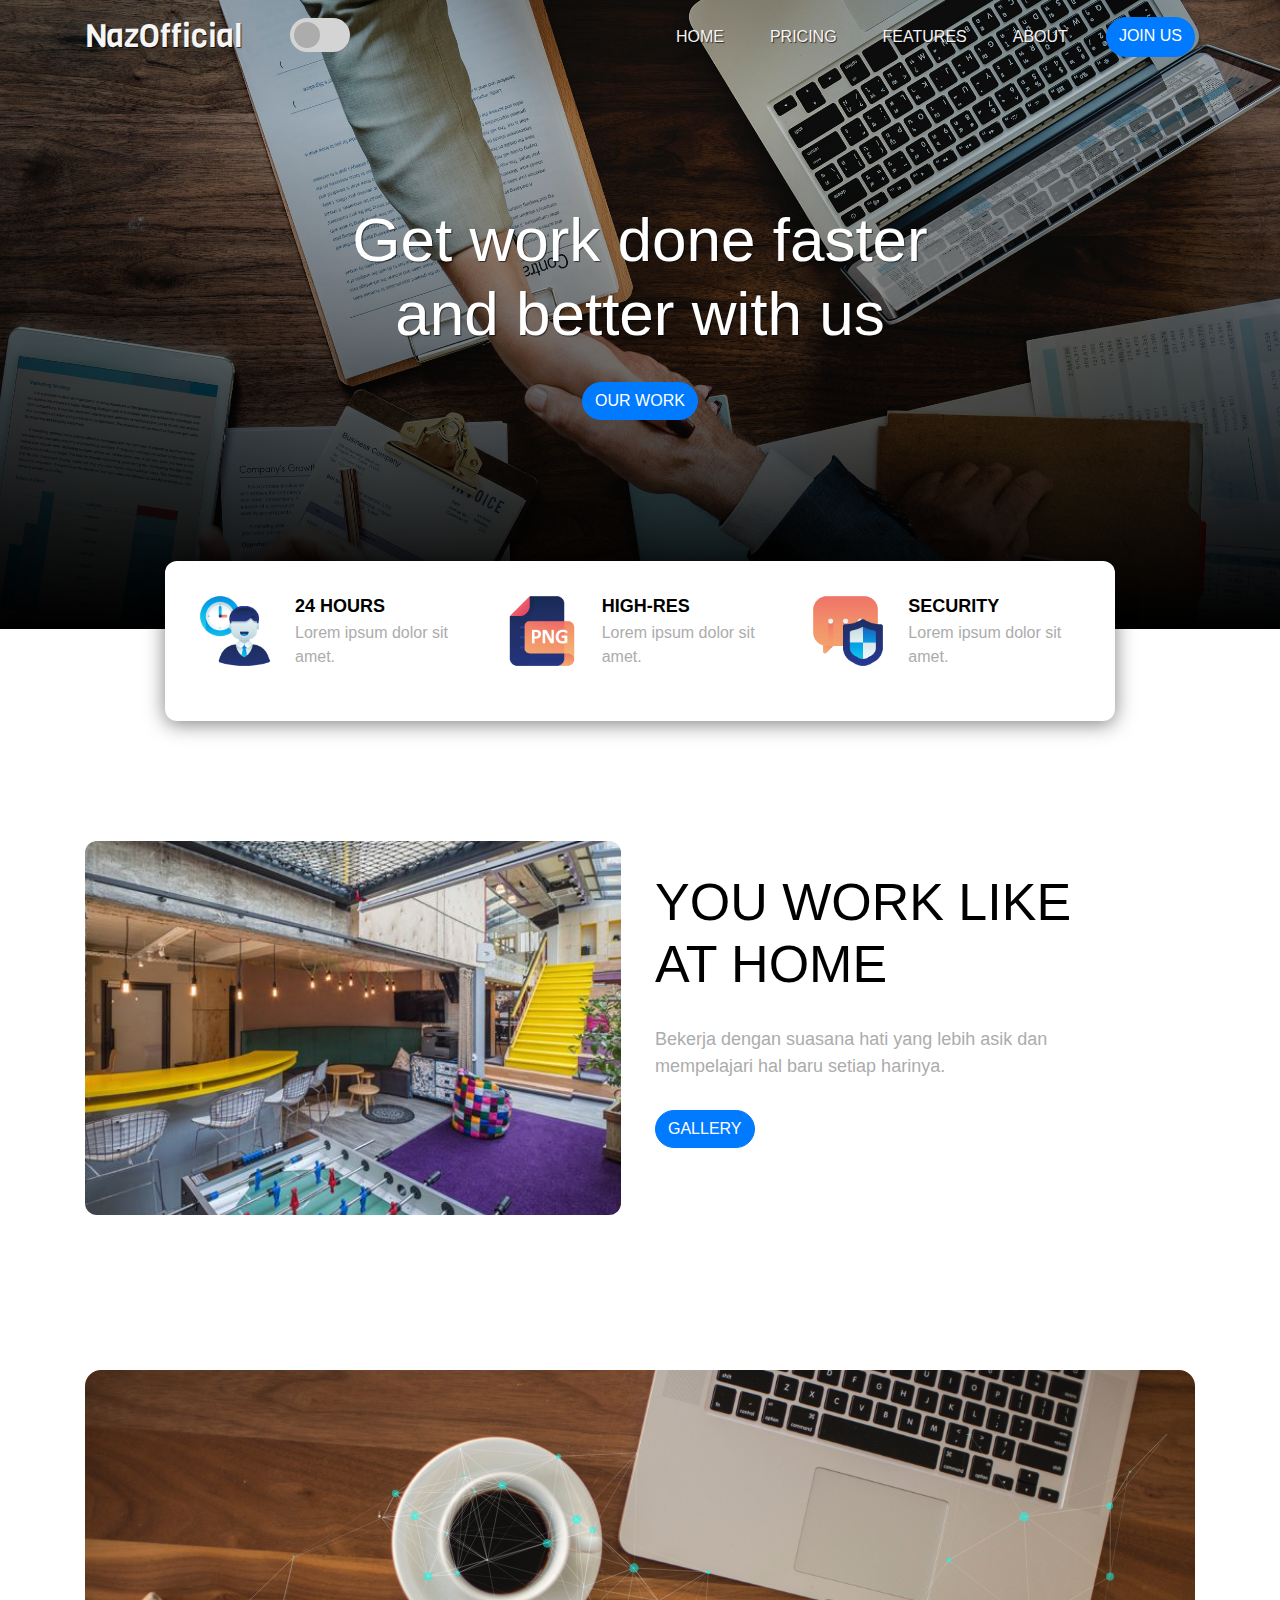
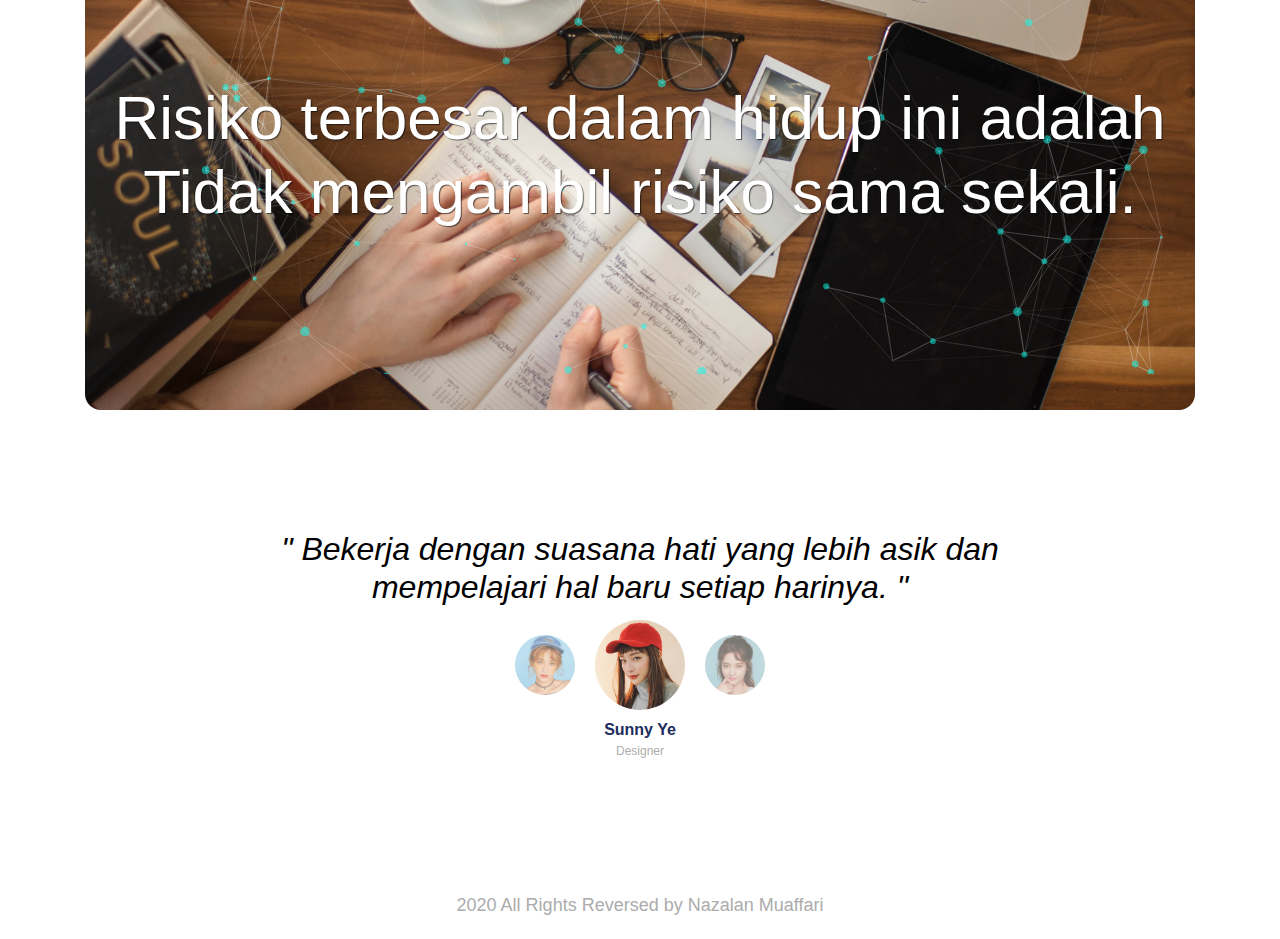
<file: index.html>
<!doctype html>
<html lang="en">
  <head>
    <!-- Required meta tags -->
    <meta charset="utf-8">
    <meta name="viewport" content="width=device-width, initial-scale=1, shrink-to-fit=no">

    <!-- Bootstrap CSS -->
    <link rel="stylesheet" href="https://maxcdn.bootstrapcdn.com/bootstrap/4.0.0/css/bootstrap.min.css" integrity="sha384-Gn5384xqQ1aoWXA+058RXPxPg6fy4IWvTNh0E263XmFcJlSAwiGgFAW/dAiS6JXm" crossorigin="anonymous">

    <!-- My fonts -->
    <link href="https://fonts.googleapis.com/css2?family=Viga&display=swap" rel="stylesheet">

    <!-- My css -->

    <link rel="stylesheet" href="style.css">

    <title>Nazalan Muaffari</title>
  </head>
  <body>
    <!-- Navbar -->
    <nav class="navbar navbar-expand-lg navbar-light">
      <div class="container">
      <a class="navbar-brand" href="#">NazOfficial</a>

        <div class="theme-switch-wrapper">
            <label class="theme-switch" for="checkbox">
                <input type="checkbox" id="checkbox" />
                <div class="slider round"></div>
            </label>
            <!-- <em>Dark Mode</em> -->
        </div>

      <button class="navbar-toggler" type="button" data-toggle="collapse" data-target="#navbarNavAltMarkup" aria-controls="navbarNavAltMarkup" aria-expanded="false" aria-label="Toggle navigation">
        <span class="navbar-toggler-icon"></span>
      </button>
      <div class="collapse navbar-collapse" id="navbarNavAltMarkup">
        <div class="navbar-nav ml-auto">
          <a class="nav-item nav-link active" href="#">Home <span class="sr-only">(current)</span></a>
          <a class="nav-item nav-link" href="#">Pricing</a>
          <a class="nav-item nav-link" href="#">Features</a>
          <a class="nav-item nav-link " href="#">About</a>
          <a class="nav-item btn btn-primary tombol" href="#">Join Us</a>
        </div>
      </div>
      </div>  
    </nav>
    <!-- Akhir navbar -->

    <!-- Jumbotron -->
    <div class="jumbotron jumbotron-fluid jumbotron1">
        <div class="container">
          <h1 class="display-4">Get work done <span>faster</span><br>and <span>better</span> with us</h1>
          <a href="" class=" btn btn-primary tombol">Our Work</a>
          <!-- <p class="lead">This is a modified jumbotron that occupies the entire horizontal space of its parent.</p> -->
        </div>
    </div>

    <!-- akhir jumbotron -->

    <!-- container -->
    <div class="container">
        <!-- info panel -->
        <div class="row justify-content-center">
            <div class="col-10 info-panel">
                <div class="row">
                    <div class="col-lg">
                        <img src="img/employee.png" alt="employee" class="float-left">
                        <h4>24 HOURS</h4>
                        <p>Lorem ipsum dolor sit amet.</p>
                    </div>
                    <div class="col-lg">
                        <img src="img/hires.png" alt="High-res" class="float-left">
                        <h4>HIGH-RES</h4>
                        <p>Lorem ipsum dolor sit amet.</p>
                    </div>
                    <div class="col-lg">
                        <img src="img/security.png" alt="security" class="float-left">
                        <h4>SECURITY</h4>
                        <p>Lorem ipsum dolor sit amet.</p>
                    </div>
                </div>
            </div>
        </div>
        <!-- akhir info panel -->
        <!-- working space -->

        <div class="row workingspace">
            <div class="col-lg-6">
                <img src="img/workingspace.png" alt="workingspace" class="img-fluid">
            </div>
            <div class="col-lg-5">
                <h3>You <span>work</span> like at <span>home</span> </h3>
                <p>Bekerja dengan suasana hati yang lebih asik dan mempelajari hal baru setiap harinya.</p>
                <a href="" class="btn btn-primary tombol">Gallery</a>
            </div>
        </div>
        <!-- akhir working space -->

            <div class="jumbotron jumbotron-fluid particle">
                <div class="container">
                <div id="particles-js"></div>
                <h1 class="display-4">Risiko <span>terbesar</span> dalam hidup ini adalah <span>Tidak</span> mengambil <span>risiko</span> sama sekali.</h1>
                </div>
            </div>


        <!-- testimonial -->
        <section class="testi">
            <div class="row justify-content-center">
                <div class="col-lg-8">
                    <h5>" Bekerja dengan suasana hati yang lebih asik dan mempelajari hal baru setiap harinya. "</h5>
                </div>
            </div>

            <div class="row justify-content-center">
                <div class="col-lg-6 justify-content-center d-flex">
                    <figure class="figure">
                        <img src="img/img1.png" class="figure-img img-fluid rounded-circle" alt="testi 1">
                        <figcaption class="figure-caption">
                    </figure>
                    <figure class="figure">
                        <img src="img/img2.png" class="figure-img img-fluid rounded-circle utama" alt="testi 2">
                        <figcaption class="figure-caption">
                        <h5>Sunny Ye</h5>
                        <p>Designer</p>
                        </figcaption>
                    </figure>
                    <figure class="figure">
                        <img src="img/img3.png" class="figure-img img-fluid rounded-circle" alt="testi 3">
                        <figcaption class="figure-caption">
                    </figure>
                </div>
            </div>
        </section>
        <!-- akhir testimonial -->

    </div>
    <!-- akhir container -->

       <!-- slider -->

       <!-- <div id="carouselExampleIndicators" class="carousel slide" data-ride="carousel">
        <ol class="carousel-indicators">
          <li data-target="#carouselExampleIndicators" data-slide-to="0" class="active"></li>
          <li data-target="#carouselExampleIndicators" data-slide-to="1"></li>
          <li data-target="#carouselExampleIndicators" data-slide-to="2"></li>
        </ol>
        <div class="carousel-inner">
          <div class="carousel-item active">
            <img class="d-block w-100" src="img/computer2.jpg" alt="First slide">
          </div>
          <div class="carousel-item">
            <img class="d-block w-100" src="img/computer1.jpg" alt="Second slide">
          </div>
          <div class="carousel-item foto3">
            <img class="d-block w-100" src="img/computer3.jpg" alt="Third slide">
          </div>
        </div>
        <a class="carousel-control-prev" href="#carouselExampleIndicators" role="button" data-slide="prev">
          <span class="carousel-control-prev-icon" aria-hidden="true"></span>
          <span class="sr-only">Previous</span>
        </a>
        <a class="carousel-control-next" href="#carouselExampleIndicators" role="button" data-slide="next">
          <span class="carousel-control-next-icon" aria-hidden="true"></span>
          <span class="sr-only">Next</span>
        </a>
      </div> -->
        <!-- akhir slider -->


    <!-- footer -->
    <div class="col text-center footer">
        <p>2020 All Rights Reversed by Nazalan Muaffari</p>
    </div>
    <!-- akhir footer -->



           



    <!-- Optional JavaScript -->
    <!-- jQuery first, then Popper.js, then Bootstrap JS -->
    <script src="https://code.jquery.com/jquery-3.2.1.slim.min.js" integrity="sha384-KJ3o2DKtIkvYIK3UENzmM7KCkRr/rE9/Qpg6aAZGJwFDMVNA/GpGFF93hXpG5KkN" crossorigin="anonymous"></script>
    <script src="https://cdnjs.cloudflare.com/ajax/libs/popper.js/1.12.9/umd/popper.min.js" integrity="sha384-ApNbgh9B+Y1QKtv3Rn7W3mgPxhU9K/ScQsAP7hUibX39j7fakFPskvXusvfa0b4Q" crossorigin="anonymous"></script>
    <script src="https://maxcdn.bootstrapcdn.com/bootstrap/4.0.0/js/bootstrap.min.js" integrity="sha384-JZR6Spejh4U02d8jOt6vLEHfe/JQGiRRSQQxSfFWpi1MquVdAyjUar5+76PVCmYl" crossorigin="anonymous"></script>
    <script src="index.js"></script>
    <script src="particles.js"></script>
    <script src="app.js"></script>
</body>
</html>
</file>
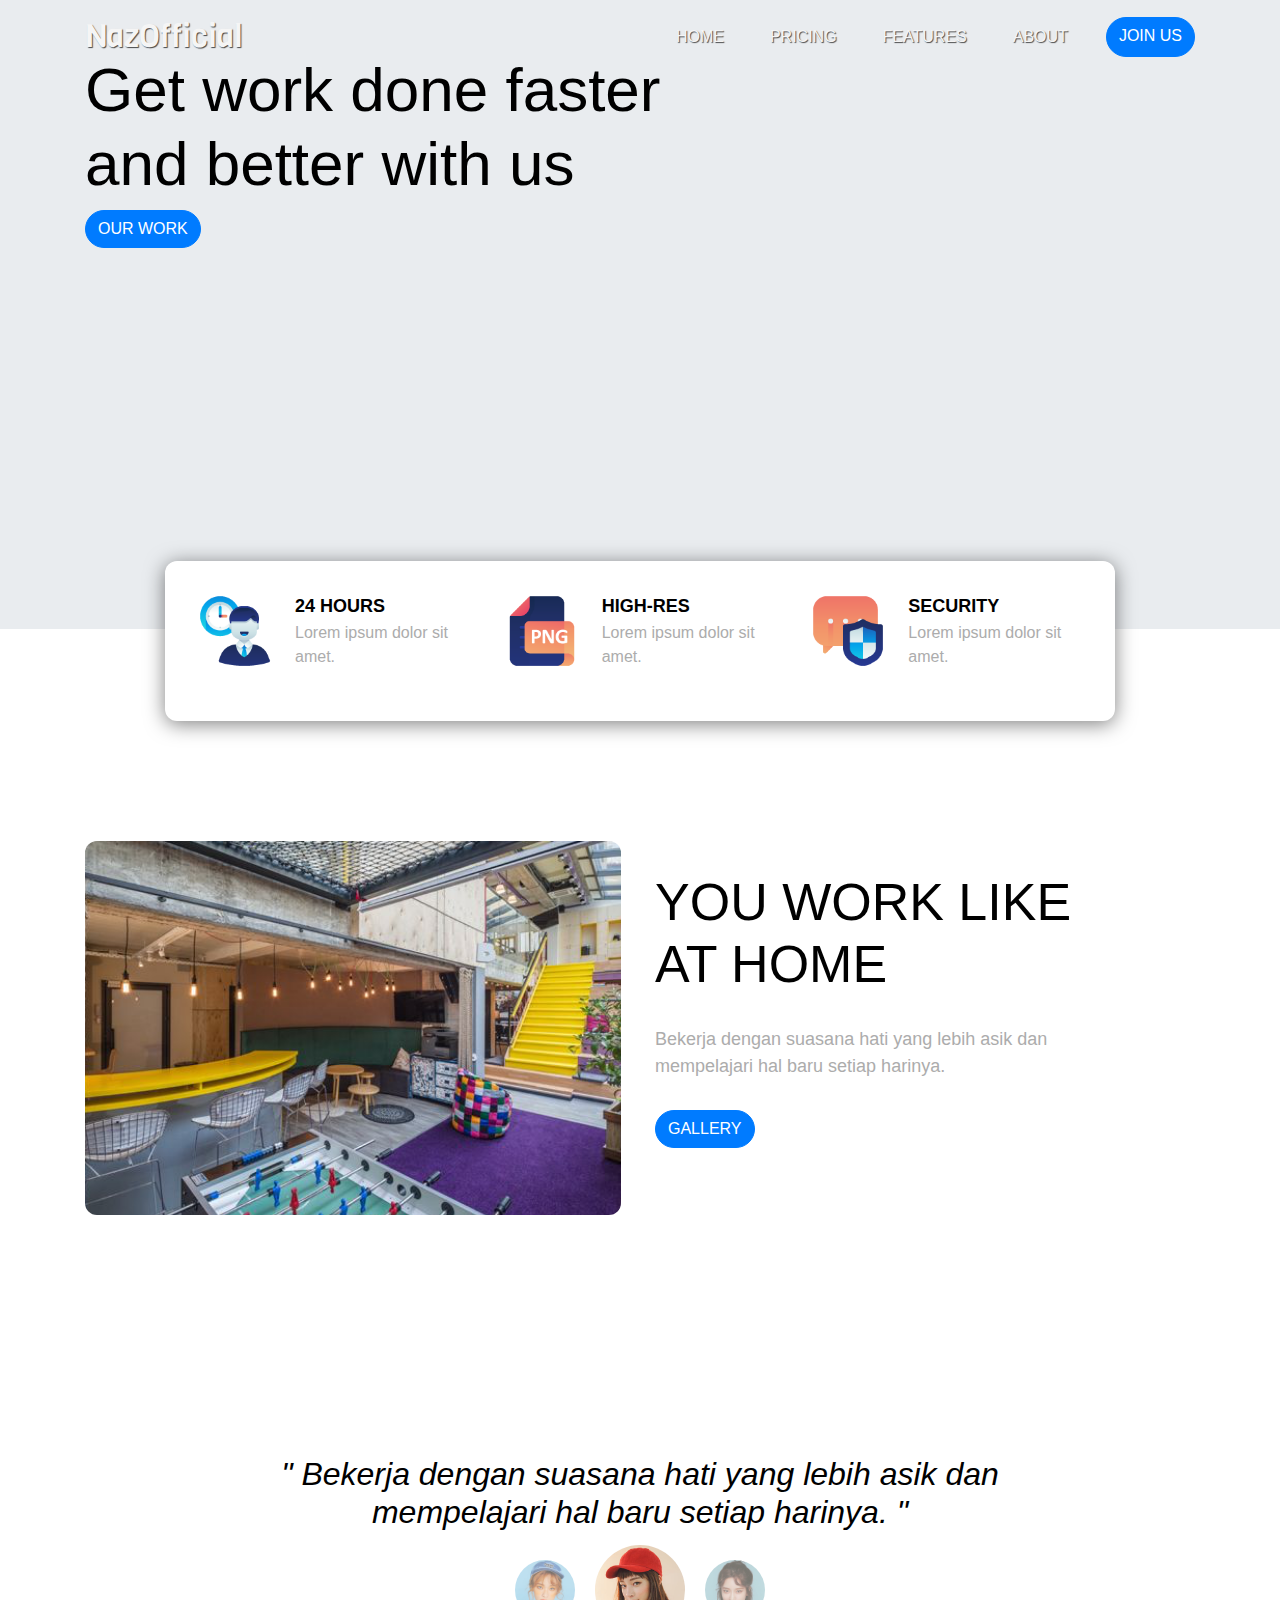
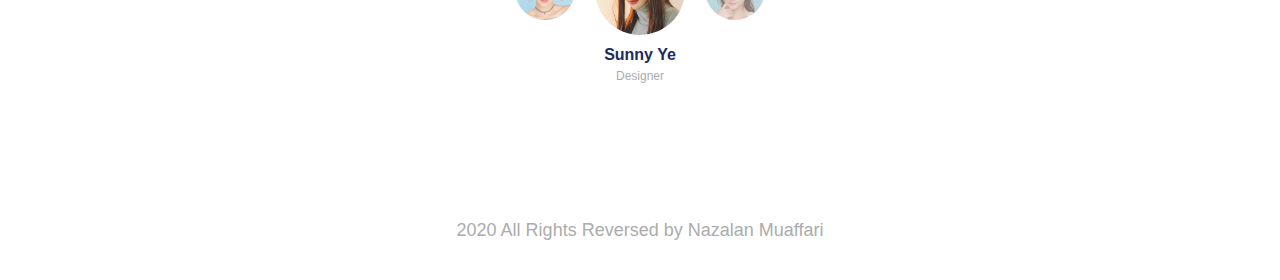
<file: coba.html>
<!doctype html>
<html lang="en">
  <head>
    <!-- Required meta tags -->
    <meta charset="utf-8">
    <meta name="viewport" content="width=device-width, initial-scale=1, shrink-to-fit=no">

    <!-- Bootstrap CSS -->
    <link rel="stylesheet" href="https://maxcdn.bootstrapcdn.com/bootstrap/4.0.0/css/bootstrap.min.css" integrity="sha384-Gn5384xqQ1aoWXA+058RXPxPg6fy4IWvTNh0E263XmFcJlSAwiGgFAW/dAiS6JXm" crossorigin="anonymous">

    <!-- My fonts -->
    <link href="https://fonts.googleapis.com/css2?family=Viga&display=swap" rel="stylesheet">

    <!-- My css -->

    <link rel="stylesheet" href="style.css">

    <title>Nazalan Muaffari</title>
  </head>
  <body>
    <!-- Navbar -->
    <nav class="navbar navbar-expand-lg navbar-light">
    
      <div class="container">
      <a class="navbar-brand " href="#">NazOfficial</a>
      <button class="navbar-toggler" type="button" data-toggle="collapse" data-target="#navbarNavAltMarkup" aria-controls="navbarNavAltMarkup" aria-expanded="false" aria-label="Toggle navigation">
        <span class="navbar-toggler-icon"></span>
      </button>
      <div class="collapse navbar-collapse" id="navbarNavAltMarkup">
        <div class="navbar-nav ml-auto">
          <a class="nav-item nav-link active" href="#">Home <span class="sr-only">(current)</span></a>
          <a class="nav-item nav-link" href="#">Pricing</a>
          <a class="nav-item nav-link" href="#">Features</a>
          <a class="nav-item nav-link " href="#">About</a>
          <a class="nav-item btn btn-primary tombol" href="#">Join Us</a>
        </div>
      </div>
      </div>  
    </nav>
    <!-- Akhir navbar -->

    <!-- Jumbotron -->
    <div class="jumbotron jumbotron-fluid">
        <div class="container">
          <h1 class="display-4">Get work done <span>faster</span><br>and <span>better</span> with us</h1>
          <a href="" class=" btn btn-primary tombol">Our Work</a>
          <!-- <p class="lead">This is a modified jumbotron that occupies the entire horizontal space of its parent.</p> -->
        </div>
    </div>

    <!-- akhir jumbotron -->

    <!-- container -->
    <div class="container">
        <!-- info panel -->
        <div class="row justify-content-center">
            <div class="col-10 info-panel">
                <div class="row">
                    <div class="col-lg">
                        <img src="img/employee.png" alt="employee" class="float-left">
                        <h4>24 HOURS</h4>
                        <p>Lorem ipsum dolor sit amet.</p>
                    </div>
                    <div class="col-lg">
                        <img src="img/hires.png" alt="High-res" class="float-left">
                        <h4>HIGH-RES</h4>
                        <p>Lorem ipsum dolor sit amet.</p>
                    </div>
                    <div class="col-lg">
                        <img src="img/security.png" alt="security" class="float-left">
                        <h4>SECURITY</h4>
                        <p>Lorem ipsum dolor sit amet.</p>
                    </div>
                </div>
            </div>
        </div>
        <!-- akhir info panel -->

        <!-- working space -->

        <div class="row workingspace">
            <div class="col-lg-6">
                <img src="img/workingspace.png" alt="workingspace" class="img-fluid">
            </div>
            <div class="col-lg-5">
                <h3>You <span>work</span> like at <span>home</span> </h3>
                <p>Bekerja dengan suasana hati yang lebih asik dan mempelajari hal baru setiap harinya.</p>
                <a href="" class="btn btn-primary tombol">Gallery</a>
            </div>
        </div>
        <!-- akhir working space -->


        <!-- testimonial -->
        <section class="testi">
            <div class="row justify-content-center">
                <div class="col-lg-8">
                    <h5>" Bekerja dengan suasana hati yang lebih asik dan mempelajari hal baru setiap harinya. "</h5>
                </div>
            </div>

            <div class="row justify-content-center">
                <div class="col-lg-6 justify-content-center d-flex">
                    <figure class="figure">
                        <img src="img/img1.png" class="figure-img img-fluid rounded-circle" alt="testi 1">
                        <figcaption class="figure-caption">
                    </figure>
                    <figure class="figure">
                        <img src="img/img2.png" class="figure-img img-fluid rounded-circle utama" alt="testi 2">
                        <figcaption class="figure-caption">
                        <h5>Sunny Ye</h5>
                        <p>Designer</p>
                        </figcaption>
                    </figure>
                    <figure class="figure">
                        <img src="img/img3.png" class="figure-img img-fluid rounded-circle" alt="testi 3">
                        <figcaption class="figure-caption">
                    </figure>
                </div>
            </div>
        </section>
        <!-- akhir testimonial -->

        <!-- footer -->
        <div class="row footer">
            <div class="col text-center">
                <p>2020 All Rights Reversed by Nazalan Muaffari</p>
            </div>
        </div>
        <!-- akhir footer -->








    </div>
    <!-- akhir container -->



    <!-- Optional JavaScript -->
    <!-- jQuery first, then Popper.js, then Bootstrap JS -->
    <script src="https://code.jquery.com/jquery-3.2.1.slim.min.js" integrity="sha384-KJ3o2DKtIkvYIK3UENzmM7KCkRr/rE9/Qpg6aAZGJwFDMVNA/GpGFF93hXpG5KkN" crossorigin="anonymous"></script>
    <script src="https://cdnjs.cloudflare.com/ajax/libs/popper.js/1.12.9/umd/popper.min.js" integrity="sha384-ApNbgh9B+Y1QKtv3Rn7W3mgPxhU9K/ScQsAP7hUibX39j7fakFPskvXusvfa0b4Q" crossorigin="anonymous"></script>
    <script src="https://maxcdn.bootstrapcdn.com/bootstrap/4.0.0/js/bootstrap.min.js" integrity="sha384-JZR6Spejh4U02d8jOt6vLEHfe/JQGiRRSQQxSfFWpi1MquVdAyjUar5+76PVCmYl" crossorigin="anonymous"></script>
  
</body>
</html>
</file>
<file: style.css>
/* dark mode */
:root {
    --primary2-color: #302AE6;
    --secondary2-color: #536390;
    --font2-color: #424242;
    --bg1-color: #fff;
    --heading2-color: #292922;;
}
/* darkmode navbar */
.navbar .collapse .navbar-nav a.nav-link{
    color: var(--font-color);
}
.navbar .container .navbar-brand {
    color: var(--font-color);
}
body {
  background-color: var(--bg-color);
  color: var(--font-color);
  
}




[data-theme="dark"] {
    --primary-color: #9A97F3;
    --secondary-color: #818cab;
    --font-color: #dadada;
    --bg-color: #000000e8;
    --heading-color: #818cab;
}

/* tombol dark mode */
.theme-switch-wrapper {
  display: flex;
  margin-top: 0.2em;
  margin-left: 2em;
}
em {
  margin-top: 0.5em;
  margin-left: 1em;
  margin-top: 0.2em;
  font-size: 1.1rem;
}
.theme-switch {
  display: inline-block;
  height: 34px;
  position: relative;
  width: 60px;
}

.theme-switch input {
  display:none;
}

.slider {
  background-color: rgb(212, 212, 212);
  bottom: 0;
  cursor: pointer;
  left: 0;
  position: absolute;
  right: 0;
  top: 0;
  transition: .4s;
}

.slider:before {
  background-color: rgb(172, 172, 172);
  bottom: 4px;
  content: "";
  height: 26px;
  left: 4px;
  position: absolute;
  transition: .4s;
  width: 26px;
}

input:checked + .slider {
  background-color: #2c2c2c;
}

input:checked + .slider:before {
  transform: translateX(26px);
}

.slider.round {
  border-radius: 34px;
}

.slider.round:before {
  border-radius: 50%;
}
/* akhir tombol darkmode */





/* Navbar */
.navbar{
    position: relative;
    z-index: 1;
}
.navbar-brand{
    font-family: Viga;
    font-size: 32px;
}

/* Jumbotron */
.jumbotron1{
    background-image: url(img/jumbotron-bg.jpg);
    background-size: cover;
    height: 540px;
    text-align: center;
    position: relative;
}

.jumbotron1 .container{
    z-index: 1;
    position: relative;
}

.jumbotron1::after {
    content: '';
    display: block;
    width: 100%;
    height: 80%;
    background-image: linear-gradient(to top, rgba(0,0,0,1), rgba(0,0,0,0));
    position: absolute;
    bottom: 0;
}

.jumbotron1 .display-4{
    color: white;
    margin-top: 150px;
    font-weight: 200;
    text-shadow: 1px 1px 1px rgba(0, 0, 0,0.6);
    font-size: 40px;
    margin-bottom: 30px;
}

.jumbotron1 .display-4 span{
    font-weight: 500;
}


/* info panel */

.info-panel{
    box-shadow: 0 3px 20px rgba(0, 0, 0, 0.5);
    border-radius: 12px;
    margin-top: -100px;
    background-color: white;
    padding: 30px;
}

.info-panel img{
    width: 80px;
    height: 80px;
    margin-right: 20px;
    margin-bottom: 20px;
}

.info-panel h4{
    font-size: 18px;
    text-transform: uppercase;
    font-weight: bold;
    margin-top: 5px;
    color: var(--bg-color) ;
}

.info-panel p{
    font-size: 16px;
    color: #acacac;
    margin-top: -5px;
    font-weight: 200;
}


/* workingspace */

.workingspace{
    margin-top: 120px;
    text-align: center;
    margin-bottom: 4rem;
}

.workingspace h3{
    font-size: 52px;
    font-weight: 200;
    text-transform: uppercase;
    margin-top: 30px;
}

.workingspace h3 span{
    font-weight: 500;

}

.workingspace p{
    font-size: 18px;
    color: #acacac;
    font-weight: 200;
    margin: 30px 0;
}

/* particle */
.particle {
    background-image: url(img/gallery1.jpg);
    background-size: cover;
    height: 500px;
    text-align: center;
    border-radius: 1rem;
}
.particle .display-4{
    color: white;
    margin-top: 150px;
    font-weight: 200;
    text-shadow: 1px 1px 1px rgba(0, 0, 0,0.6);
    font-size: 30px;
    margin-bottom: 30px;
    margin-top: -4rem;
}

.particle .display-4 span {
    font-weight: 500;
}

.carousel {
    
    border-radius: 30px;
    margin-top: 200px;
}


/* testimonial */

.testi{
    margin-top: 120px;

}

.testi h5{
    text-align: center;
    font-weight: 200;
    font-style: italic;
    font-size: 24px;
}

.testi figure img {
    width: 60px;
    margin: 20px 10px 10px;
    opacity: 0.6;
}

.testi figure img.utama {
    width: 90px;
    opacity: 1;
    margin-top: 5px;
}

.testi figure h5 {
    font-size: 16px;
    font-weight: bold;
    font-style: normal;
    color: #1c2c5d;
}

.testi figure p {
    font-size: 12px;
    color: #acacac;
    margin-top: -5px;
}

.testi figcaption {
    text-align: center;
}


/* footer */
.footer {
    margin-top: 100px;
    margin-bottom: 20px;
}

.footer p {
    color: #acacac;
    font-size: 18px;
}


/* Utility */

.tombol{
    text-transform: uppercase;
    border-radius: 40px;
}













/* DESKTOP VERSION */
@media (min-width: 992px) { 
    .navbar-brand, .nav-link{
        color: whitesmoke !important;
        text-shadow: 1px 1px 1px rgba(0, 0, 0,0.7);
    }
    .nav-link{
        text-transform: uppercase;
        margin-right: 30px;
    }
    .nav-link:hover::after{
        content: '';
        display: block;
        border-bottom: 3px solid #0b63dc;
        width: 50%;
        margin: auto;
        padding-bottom: 5px;
        margin-bottom: -8px;
    }
    .jumbotron{
        margin-top: -85px;
        height: 640px;
    }
    .jumbotron .display-4 {
        font-size: 62px;
    }
    .particle .display-4{
        font-weight: 62px;
        margin-top: -300px;
    }   
    .carousel-inner .carousel-item img{
        margin-top: -170px;
    }
    .workingspace{
        text-align: left;
        margin-bottom: 15rem;
    }
    .testi h5{
        font-size: 32px;
    }
}
</file>
